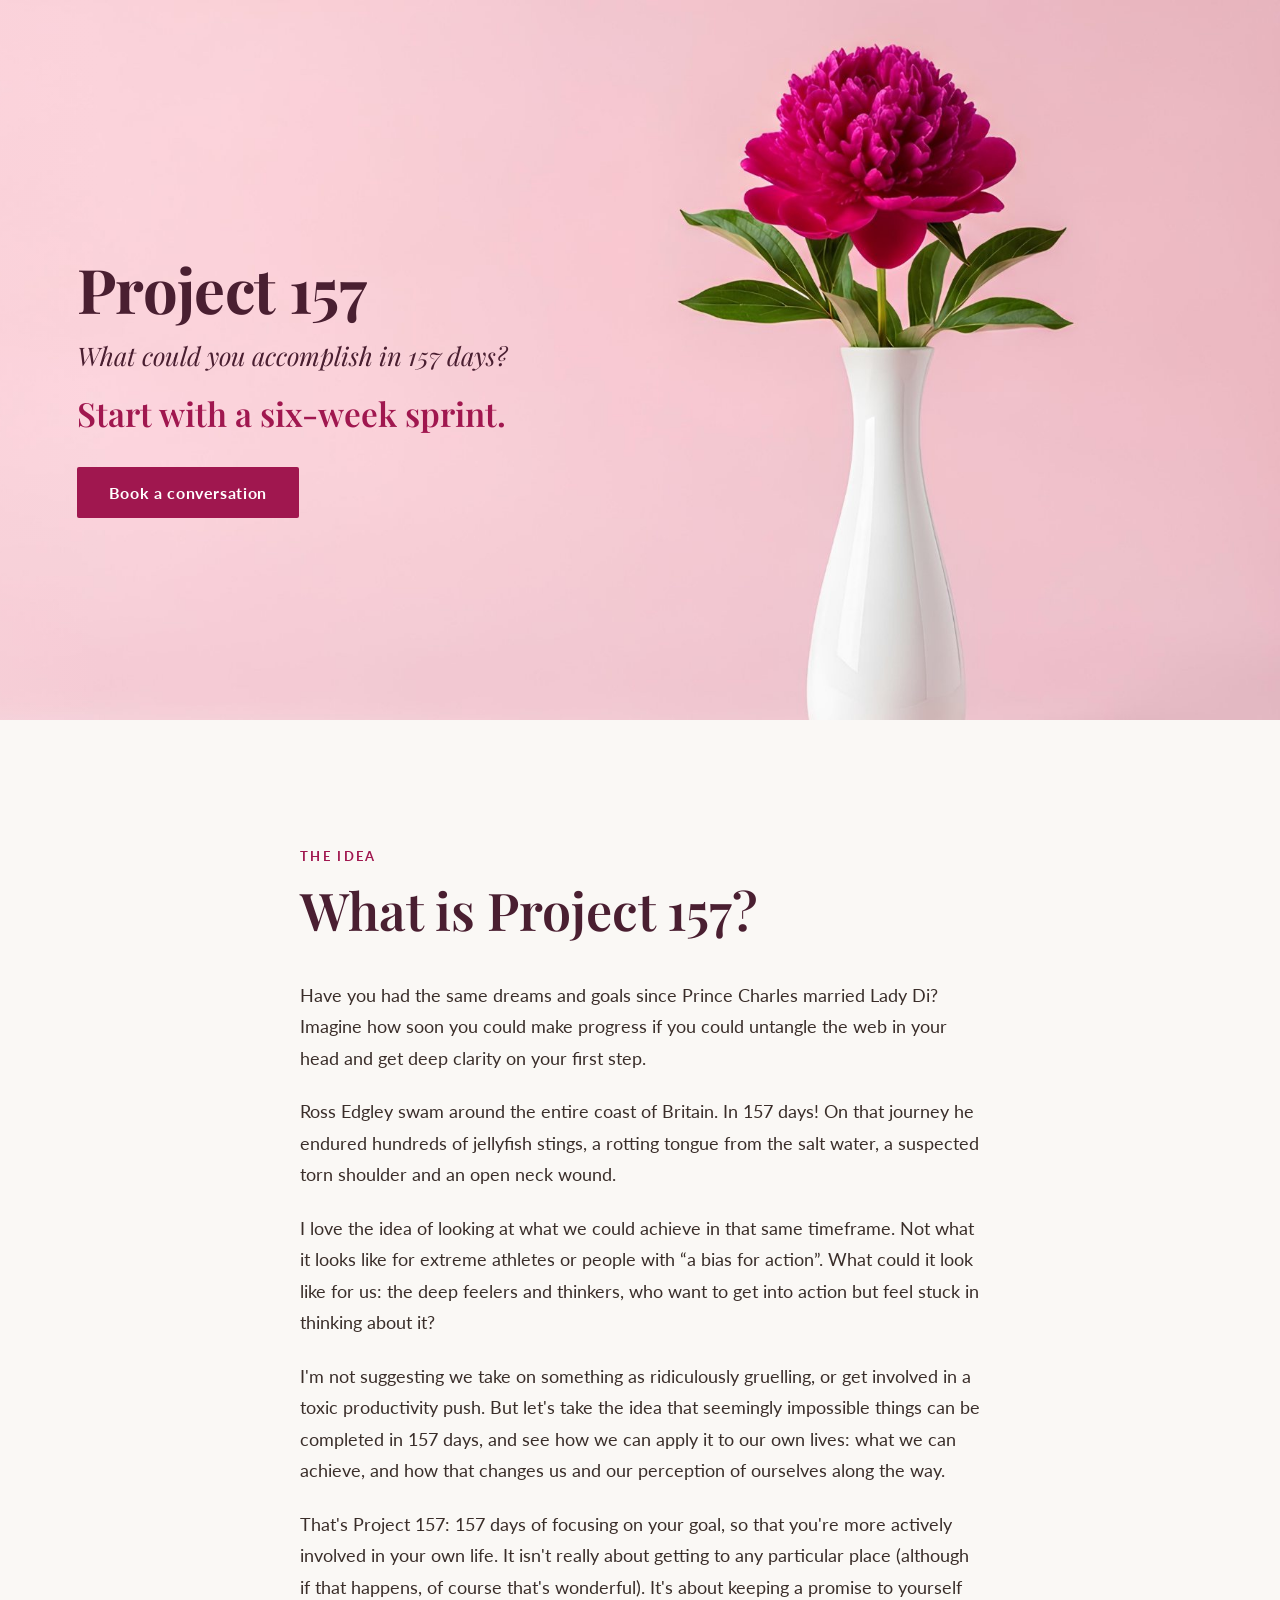
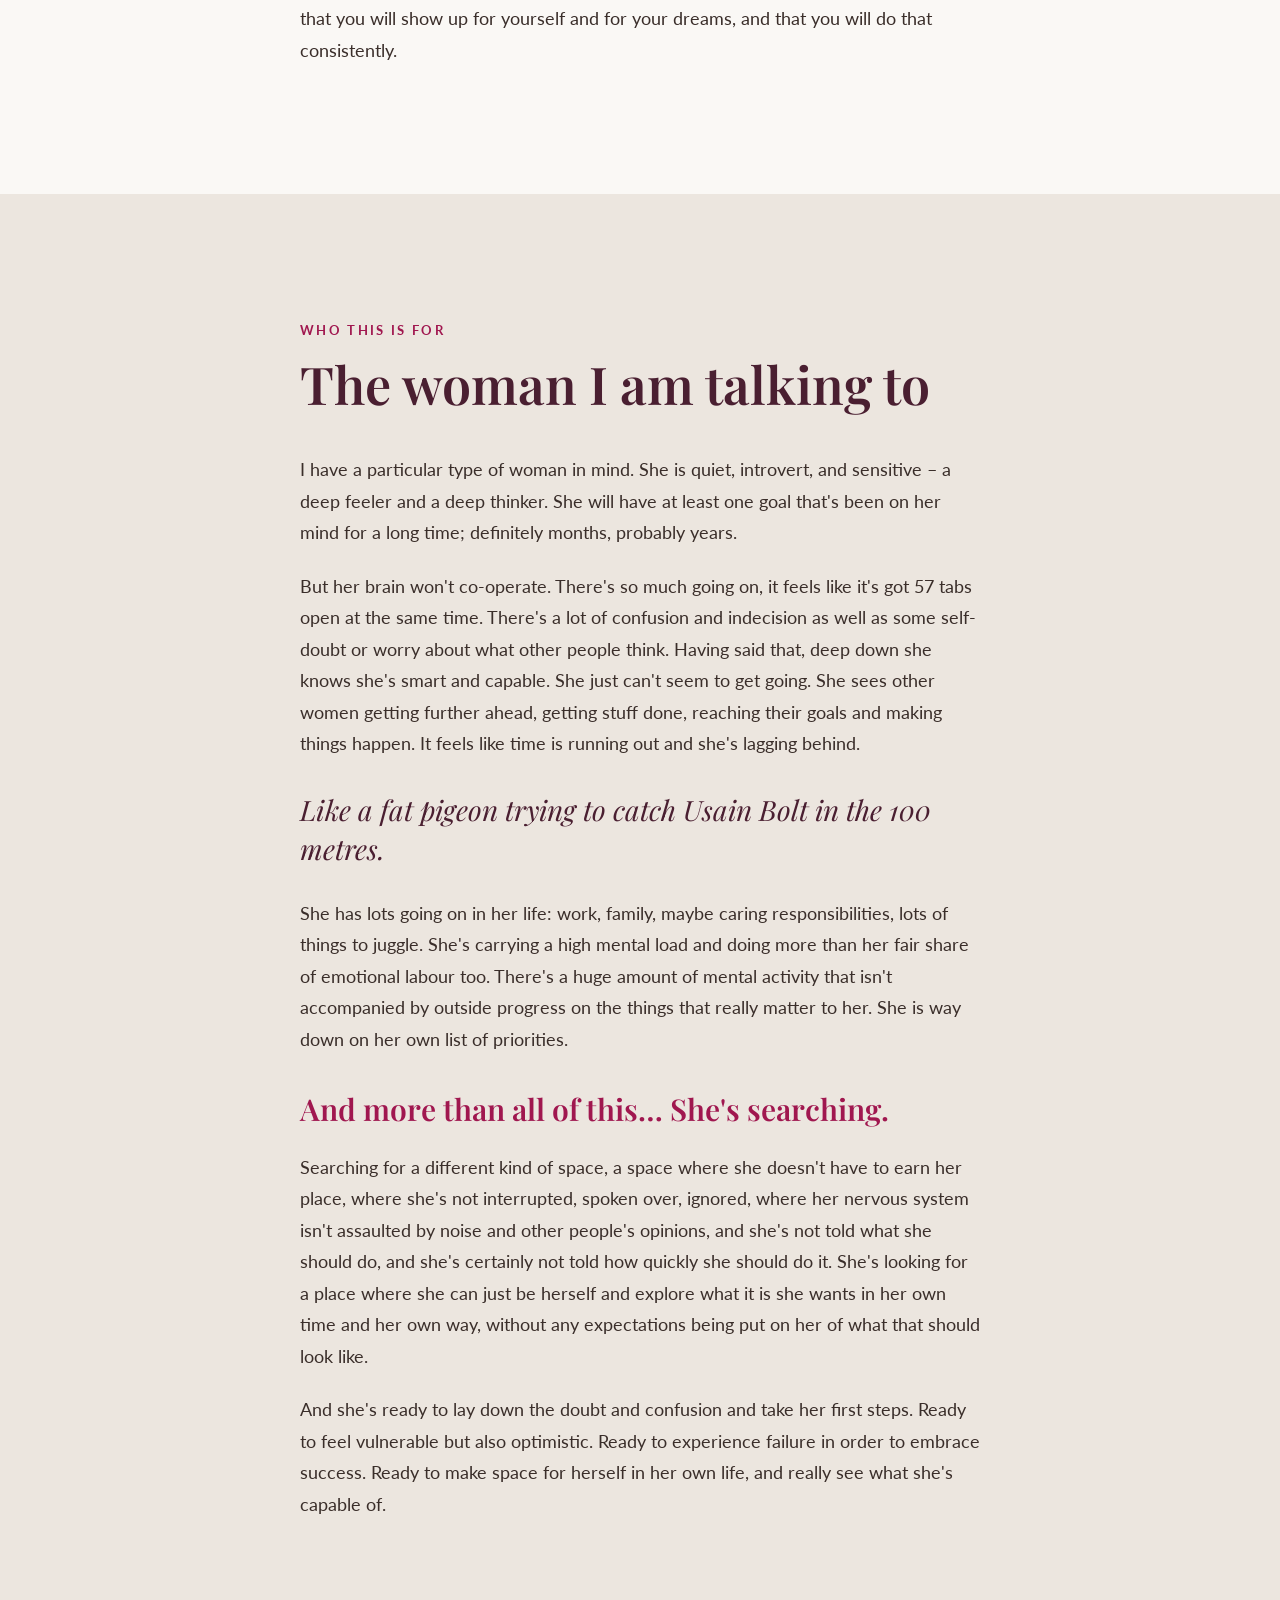
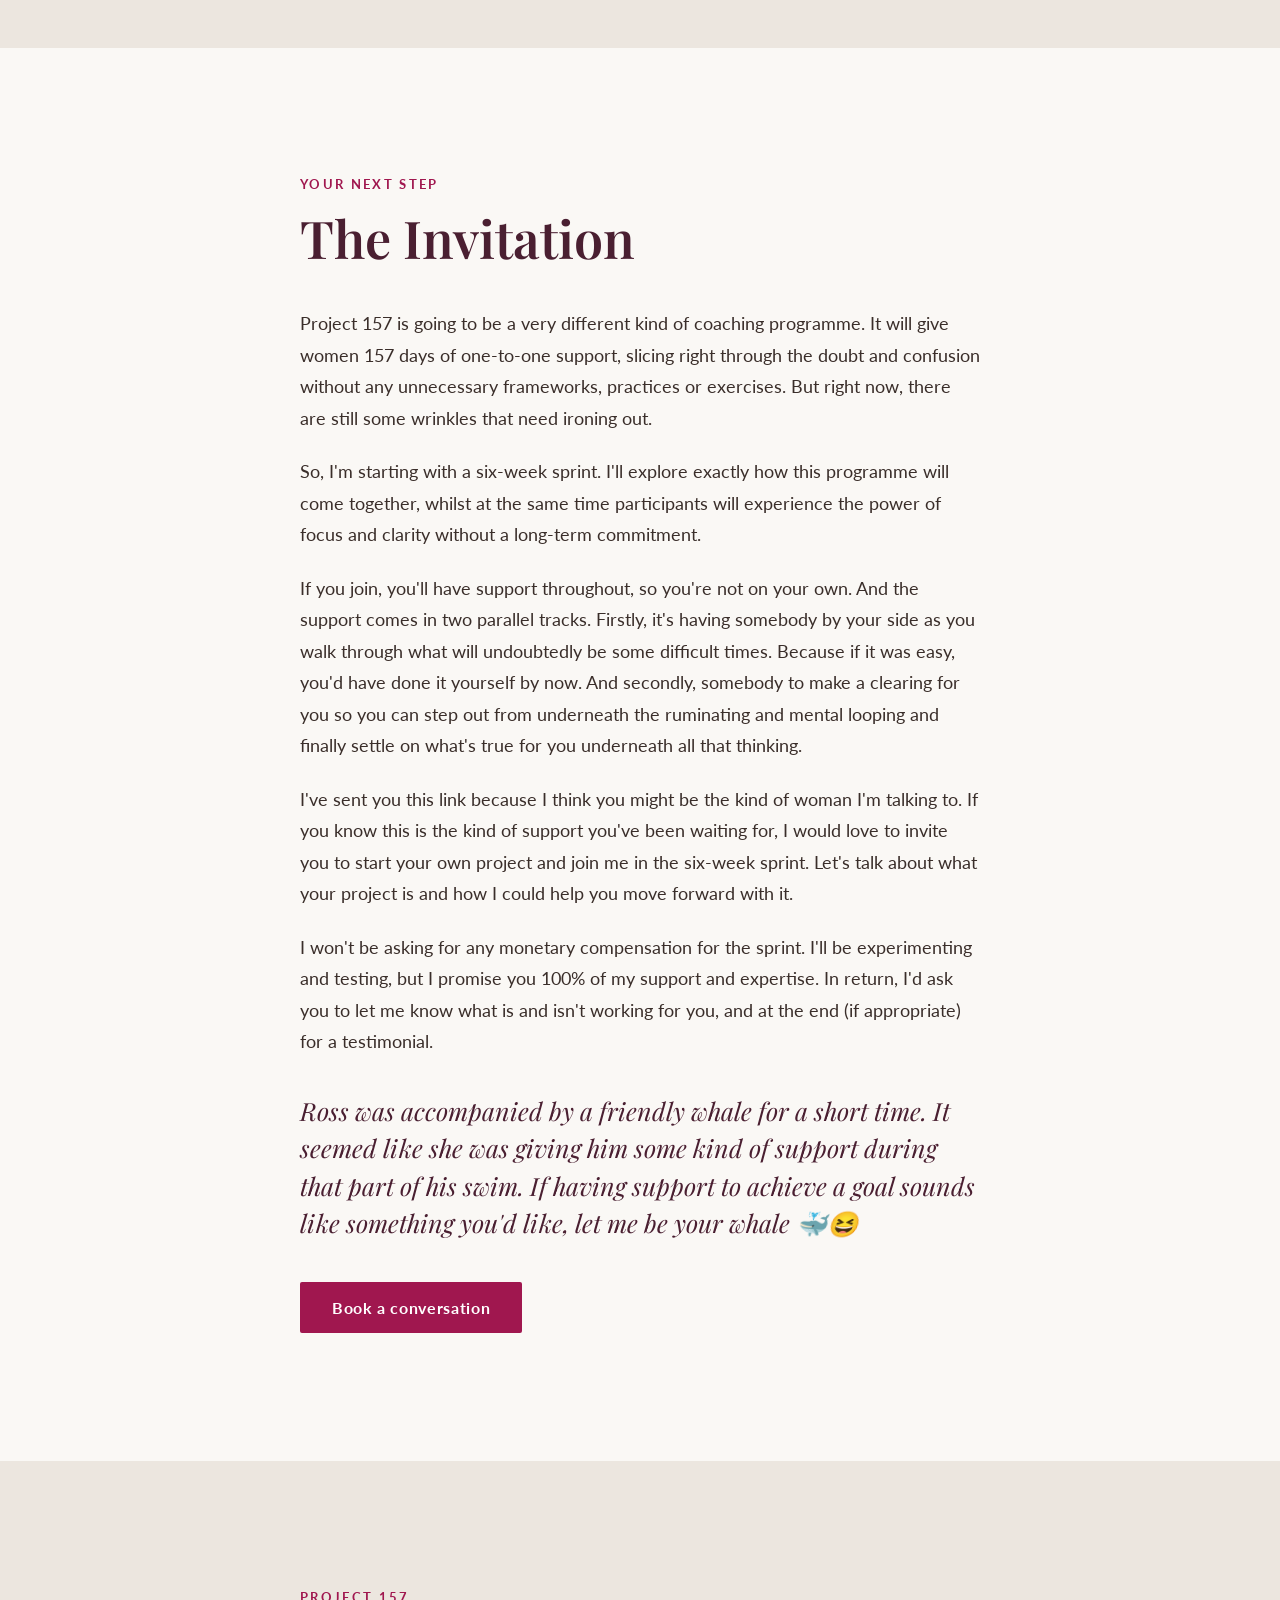
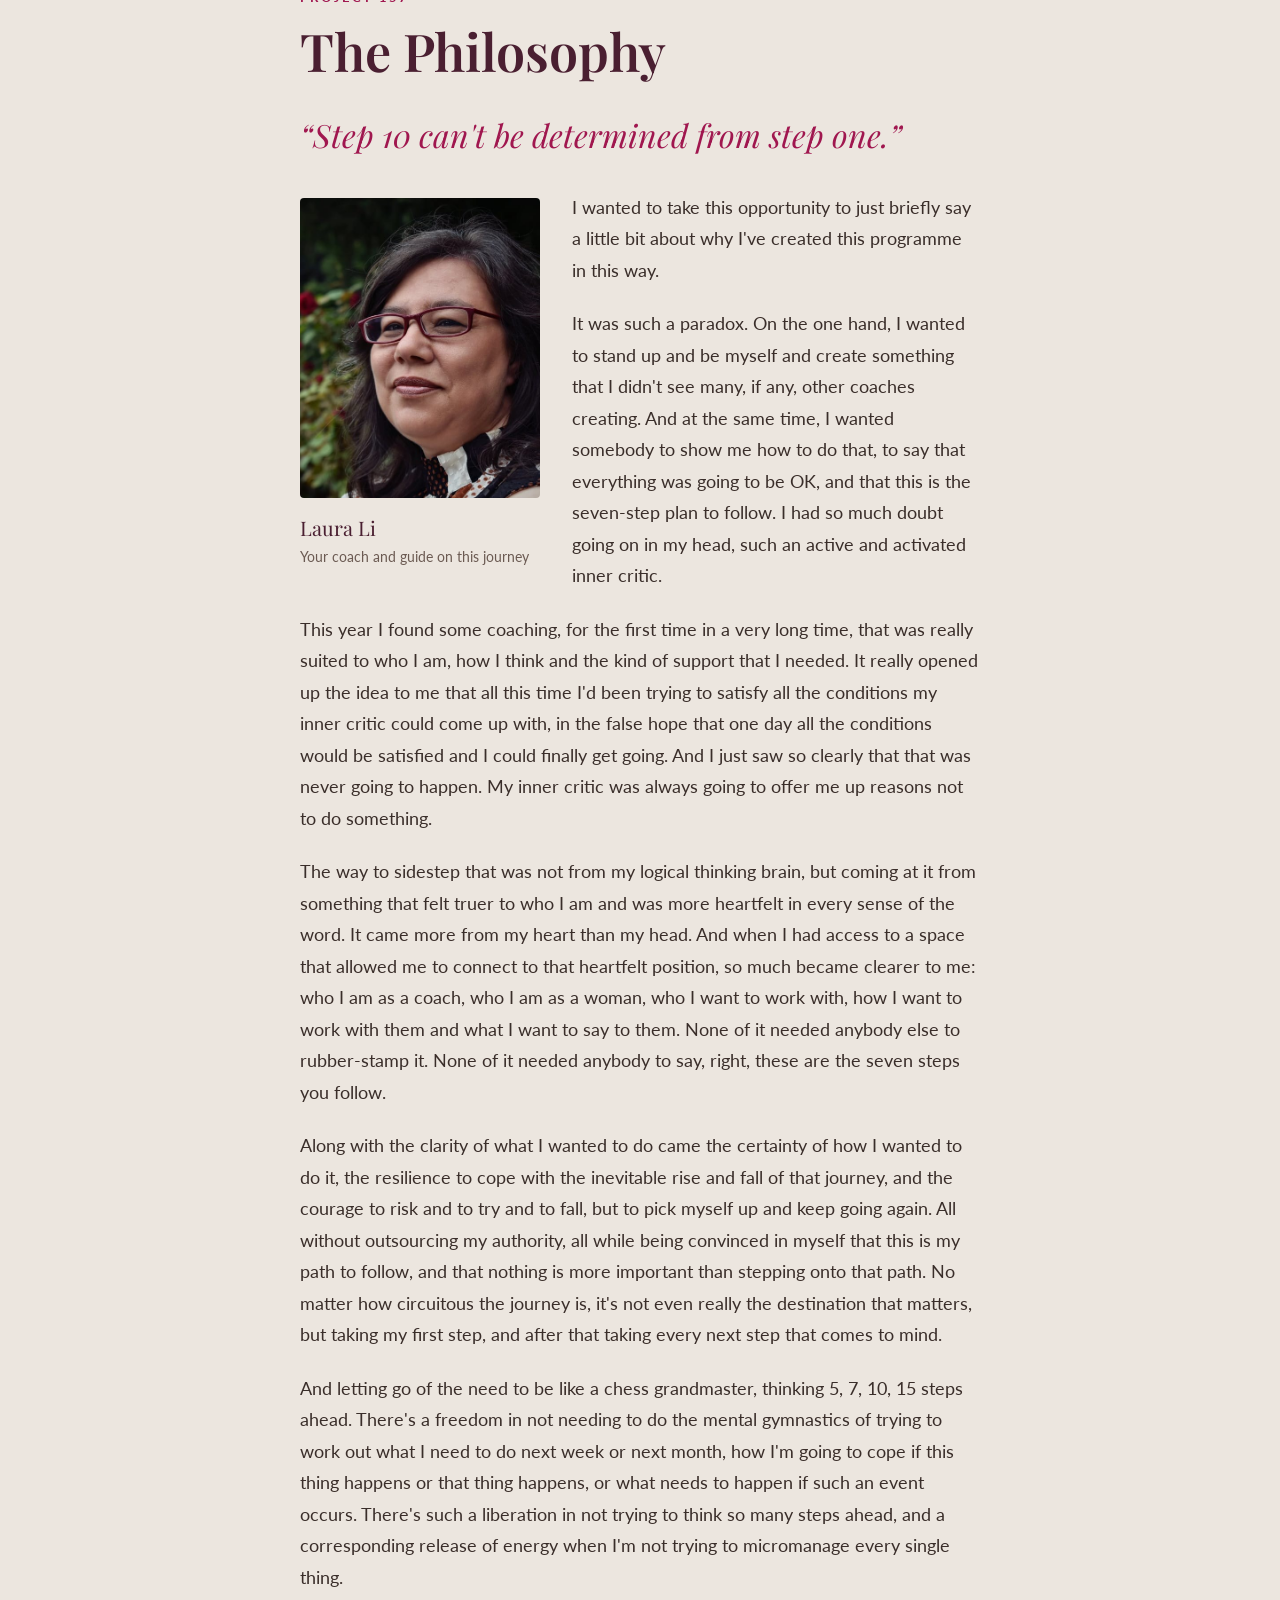
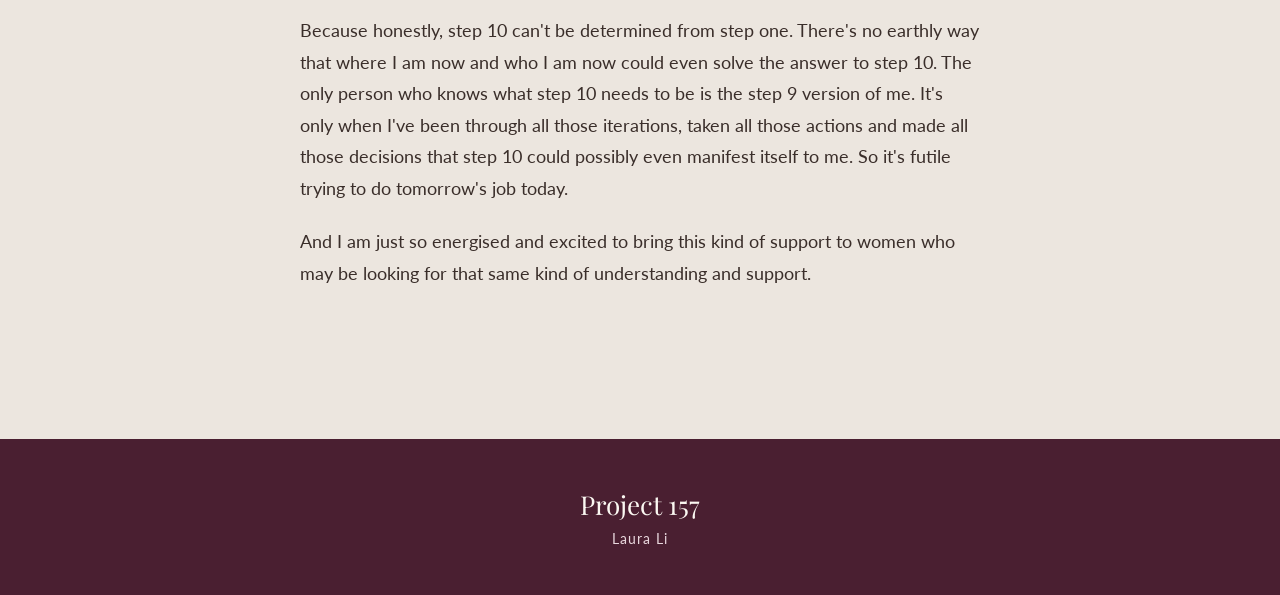
<file: index.html>
<!doctype html>
<html lang="en">
<head>
<meta charset="utf-8">
<meta name="viewport" content="width=device-width, initial-scale=1">
<title>Project 157 – Laura Li</title>
<meta name="description" content="What could you accomplish in 157 days? Start with a six-week sprint.">
<link rel="preconnect" href="https://fonts.googleapis.com">
<link rel="preconnect" href="https://fonts.gstatic.com" crossorigin>
<link href="https://fonts.googleapis.com/css2?family=Lato:wght@400;700&family=Playfair+Display:ital,wght@0,400;0,600;0,700;1,400;1,500&display=swap" rel="stylesheet">
<style>
*{box-sizing:border-box}
body{margin:0;background:#FAF8F5}
a{color:#A0174F}a:hover{color:#6E0F37}
p{margin:0}
.hero{position:relative;height:min(720px,calc(100vh - 24px));min-height:480px;display:flex;align-items:center;background:linear-gradient(to right,#FAD1D9 calc(100% - min(1440px,200vh - 48px)),rgba(250,209,217,0) calc(100% - min(1440px,200vh - 48px) + 260px)),url(/images/peony.jpg) no-repeat 100% 100%/auto 100%,#FAD1D9;overflow:hidden}
.hero-inner{width:100%;max-width:1280px;margin:0 auto;padding:0 clamp(24px,6vw,96px);box-sizing:border-box}
.hero-text{max-width:min(680px,54%);margin-top:56px;display:flex;flex-direction:column;align-items:flex-start;gap:20px}
.h-title{font-size:clamp(44px,4.8vw,72px)}
.h-sub{font-size:clamp(20px,2vw,28px);white-space:nowrap}
.h-sprint{font-size:clamp(26px,2.6vw,35px)}
.hero .btn{margin-top:12px}
.m-br{display:none}
.btn{display:inline-block;background:#A0174F;color:#FFFFFF;text-decoration:none;font-family:Lato,system-ui,sans-serif;font-weight:700;font-size:16px;letter-spacing:.04em;padding:16px 32px;border-radius:2px;min-height:44px;box-sizing:border-box}
.btn:hover{background:#7E1240;color:#FFFFFF}
@media (max-width:1000px){
.hero{height:auto;min-height:65vw;padding:9vw 0;box-sizing:border-box;background-color:#F2C5CE;background-image:linear-gradient(to right,#FAD1D9,#EAB7C0),url(/images/peony.jpg);background-size:100% calc(100% - 65vw + 2px),130vw auto;background-position:0 0,-9.15vw 100%;background-repeat:no-repeat}
.hero-inner{padding:0 0 0 6vw}
.hero-text{max-width:56vw;gap:2.6vw;margin-top:0}
.h-title{font-size:8.6vw}
.h-sub{font-size:min(3.9vw,28px);white-space:normal}
.h-sprint{font-size:min(4.1vw,26px);white-space:nowrap;margin-top:1.5vw}
.m-br{display:inline}
.hero .btn{margin-top:1.5vw;font-size:min(3.3vw,15px);padding:10px min(4vw,28px);min-height:0;letter-spacing:.02em}
}
.phil-text p{margin:0 0 22px}
.phil-pic{float:left;width:240px;margin:6px 32px 16px 0}
.phil-pic img{display:block;width:100%;aspect-ratio:4/5;object-fit:cover;object-position:60% 40%;border-radius:4px}
.phil-pic .cap-name{font-family:'Playfair Display',Georgia,serif;font-size:20px;color:#4A1F31;margin:12px 0 0}
.phil-pic .cap-sub{font-size:14px;line-height:1.4;color:#6B5A52;margin:2px 0 0}
@media (max-width:560px){.phil-pic{width:42%;margin:4px 18px 10px 0}.phil-pic .cap-name{font-size:17px}.phil-pic .cap-sub{font-size:12.5px}}
</style>
</head>
<body>
<div style="font-family: Lato, system-ui, sans-serif; color: #3A2E2A; background: #FAF8F5">

<header class="hero">
<div class="hero-inner">
<div class="hero-text">
<h1 class="h-title" style="margin: 0; font-family: 'Playfair Display', Georgia, serif; font-weight: 700; line-height: 1; letter-spacing: -0.01em; color: #4A1F31">Project 157</h1>
<p class="h-sub" style="font-family: 'Playfair Display', Georgia, serif; font-style: italic; line-height: 1.3; color: #4A1F31">What could you accomplish<br class="m-br"> in 157 days?</p>
<p class="h-sprint" style="font-family: 'Playfair Display', Georgia, serif; font-weight: 600; line-height: 1.3; color: #A0174F">Start with a six-week sprint.</p>
<a class="btn" href="https://tidycal.com/project157/project-157-six-week-sprint-discovery-call">Book a conversation</a>
</div>
</div>
</header>

<section style="background: #FAF8F5; padding: clamp(72px, 10vw, 128px) 24px">
<div style="max-width: 680px; margin: 0 auto">
<p style="font-size: 13px; font-weight: 700; letter-spacing: 0.18em; text-transform: uppercase; color: #A0174F; margin-bottom: 16px">The idea</p>
<h2 style="margin: 0 0 40px; font-family: 'Playfair Display', Georgia, serif; font-weight: 600; font-size: clamp(34px, 4.4vw, 52px); line-height: 1.15; color: #4A1F31">What is Project 157?</h2>
<div style="font-size: 18px; line-height: 1.75; display: flex; flex-direction: column; gap: 22px">
<p>Have you had the same dreams and goals since Prince Charles married Lady Di? Imagine how soon you could make progress if you could untangle the web in your head and get deep clarity on your first step.</p>
<p>Ross Edgley swam around the entire coast of Britain. In 157 days! On that journey he endured hundreds of jellyfish stings, a rotting tongue from the salt water, a suspected torn shoulder and an open neck wound.</p>
<p>I love the idea of looking at what we could achieve in that same timeframe. Not what it looks like for extreme athletes or people with “a bias for action”. What could it look like for us: the deep feelers and thinkers, who want to get into action but feel stuck in thinking about it?</p>
<p>I'm not suggesting we take on something as ridiculously gruelling, or get involved in a toxic productivity push. But let's take the idea that seemingly impossible things can be completed in 157 days, and see how we can apply it to our own lives: what we can achieve, and how that changes us and our perception of ourselves along the way.</p>
<p>That's Project 157: 157 days of focusing on your goal, so that you're more actively involved in your own life. It isn't really about getting to any particular place (although if that happens, of course that's wonderful). It's about keeping a promise to yourself that you will show up for yourself and for your dreams, and that you will do that consistently.</p>
</div>
</div>
</section>

<section style="background: #ECE6DF; padding: clamp(72px, 10vw, 128px) 24px">
<div style="max-width: 680px; margin: 0 auto">
<p style="font-size: 13px; font-weight: 700; letter-spacing: 0.18em; text-transform: uppercase; color: #A0174F; margin-bottom: 16px">Who this is for</p>
<h2 style="margin: 0 0 40px; font-family: 'Playfair Display', Georgia, serif; font-weight: 600; font-size: clamp(34px, 4.4vw, 52px); line-height: 1.15; color: #4A1F31">The woman I am talking to</h2>
<div style="font-size: 18px; line-height: 1.75; display: flex; flex-direction: column; gap: 22px">
<p>I have a particular type of woman in mind. She is quiet, introvert, and sensitive – a deep feeler and a deep thinker. She will have at least one goal that's been on her mind for a long time; definitely months, probably years.</p>
<p>But her brain won't co-operate. There's so much going on, it feels like it's got 57 tabs open at the same time. There's a lot of confusion and indecision as well as some self-doubt or worry about what other people think. Having said that, deep down she knows she's smart and capable. She just can't seem to get going. She sees other women getting further ahead, getting stuff done, reaching their goals and making things happen. It feels like time is running out and she's lagging behind.</p>
<p style="font-family: 'Playfair Display', Georgia, serif; font-style: italic; font-size: clamp(22px, 2.2vw, 28px); line-height: 1.4; color: #4A1F31; padding: 8px 0">Like a fat pigeon trying to catch Usain Bolt in the 100 metres.</p>
<p>She has lots going on in her life: work, family, maybe caring responsibilities, lots of things to juggle. She's carrying a high mental load and doing more than her fair share of emotional labour too. There's a huge amount of mental activity that isn't accompanied by outside progress on the things that really matter to her. She is way down on her own list of priorities.</p>
<p style="font-family: 'Playfair Display', Georgia, serif; font-weight: 600; font-size: clamp(24px, 2.4vw, 30px); line-height: 1.35; color: #A0174F; padding-top: 12px">And more than all of this… She's searching.</p>
<p>Searching for a different kind of space, a space where she doesn't have to earn her place, where she's not interrupted, spoken over, ignored, where her nervous system isn't assaulted by noise and other people's opinions, and she's not told what she should do, and she's certainly not told how quickly she should do it. She's looking for a place where she can just be herself and explore what it is she wants in her own time and her own way, without any expectations being put on her of what that should look like.</p>
<p>And she's ready to lay down the doubt and confusion and take her first steps. Ready to feel vulnerable but also optimistic. Ready to experience failure in order to embrace success. Ready to make space for herself in her own life, and really see what she's capable of.</p>
</div>
</div>
</section>

<section id="invitation" style="background: #FAF8F5; padding: clamp(72px, 10vw, 128px) 24px">
<div style="max-width: 680px; margin: 0 auto">
<p style="font-size: 13px; font-weight: 700; letter-spacing: 0.18em; text-transform: uppercase; color: #A0174F; margin-bottom: 16px">Your next step</p>
<h2 style="margin: 0 0 40px; font-family: 'Playfair Display', Georgia, serif; font-weight: 600; font-size: clamp(34px, 4.4vw, 52px); line-height: 1.15; color: #4A1F31">The Invitation</h2>
<div style="font-size: 18px; line-height: 1.75; display: flex; flex-direction: column; gap: 22px">
<p>Project 157 is going to be a very different kind of coaching programme. It will give women 157 days of one-to-one support, slicing right through the doubt and confusion without any unnecessary frameworks, practices or exercises. But right now, there are still some wrinkles that need ironing out.</p>
<p>So, I'm starting with a six-week sprint. I'll explore exactly how this programme will come together, whilst at the same time participants will experience the power of focus and clarity without a long-term commitment.</p>
<p>If you join, you'll have support throughout, so you're not on your own. And the support comes in two parallel tracks. Firstly, it's having somebody by your side as you walk through what will undoubtedly be some difficult times. Because if it was easy, you'd have done it yourself by now. And secondly, somebody to make a clearing for you so you can step out from underneath the ruminating and mental looping and finally settle on what's true for you underneath all that thinking.</p>
<p>I've sent you this link because I think you might be the kind of woman I'm talking to. If you know this is the kind of support you've been waiting for, I would love to invite you to start your own project and join me in the six-week sprint. Let's talk about what your project is and how I could help you move forward with it.</p>
<p>I won't be asking for any monetary compensation for the sprint. I'll be experimenting and testing, but I promise you 100% of my support and expertise. In return, I'd ask you to let me know what is and isn't working for you, and at the end (if appropriate) for a testimonial.</p>
<p style="font-family: 'Playfair Display', Georgia, serif; font-style: italic; font-size: clamp(21px, 2vw, 25px); line-height: 1.5; color: #4A1F31; padding-top: 12px">Ross was accompanied by a friendly whale for a short time. It seemed like she was giving him some kind of support during that part of his swim. If having support to achieve a goal sounds like something you'd like, let me be your whale 🐳😆</p>
</div>
<a class="btn" href="https://tidycal.com/project157/project-157-six-week-sprint-discovery-call" style="margin-top: 40px">Book a conversation</a>
</div>
</section>

<section style="background: #ECE6DF; padding: clamp(72px, 10vw, 128px) 24px">
<div style="max-width: 680px; margin: 0 auto">
<p style="font-size: 13px; font-weight: 700; letter-spacing: 0.18em; text-transform: uppercase; color: #A0174F; margin-bottom: 16px">Project 157</p>
<h2 style="margin: 0 0 32px; font-family: 'Playfair Display', Georgia, serif; font-weight: 600; font-size: clamp(34px, 4.4vw, 52px); line-height: 1.15; color: #4A1F31">The Philosophy</h2>
<p style="font-family: 'Playfair Display', Georgia, serif; font-style: italic; font-size: clamp(24px, 2.6vw, 32px); line-height: 1.35; color: #A0174F; margin-bottom: 36px">“Step 10 can't be determined from step one.”</p>
<div class="phil-text" style="font-size: 18px; line-height: 1.75">
<figure class="phil-pic">
<img src="/images/laura-rose-garden.jpg" alt="Laura Li in a rose garden">
<figcaption><p class="cap-name">Laura Li</p><p class="cap-sub">Your coach and guide on this journey</p></figcaption>
</figure>
<p>I wanted to take this opportunity to just briefly say a little bit about why I've created this programme in this way.</p>
<p>It was such a paradox. On the one hand, I wanted to stand up and be myself and create something that I didn't see many, if any, other coaches creating. And at the same time, I wanted somebody to show me how to do that, to say that everything was going to be OK, and that this is the seven-step plan to follow. I had so much doubt going on in my head, such an active and activated inner critic.</p>
<p>This year I found some coaching, for the first time in a very long time, that was really suited to who I am, how I think and the kind of support that I needed. It really opened up the idea to me that all this time I'd been trying to satisfy all the conditions my inner critic could come up with, in the false hope that one day all the conditions would be satisfied and I could finally get going. And I just saw so clearly that that was never going to happen. My inner critic was always going to offer me up reasons not to do something.</p>
<p>The way to sidestep that was not from my logical thinking brain, but coming at it from something that felt truer to who I am and was more heartfelt in every sense of the word. It came more from my heart than my head. And when I had access to a space that allowed me to connect to that heartfelt position, so much became clearer to me: who I am as a coach, who I am as a woman, who I want to work with, how I want to work with them and what I want to say to them. None of it needed anybody else to rubber-stamp it. None of it needed anybody to say, right, these are the seven steps you follow.</p>
<p>Along with the clarity of what I wanted to do came the certainty of how I wanted to do it, the resilience to cope with the inevitable rise and fall of that journey, and the courage to risk and to try and to fall, but to pick myself up and keep going again. All without outsourcing my authority, all while being convinced in myself that this is my path to follow, and that nothing is more important than stepping onto that path. No matter how circuitous the journey is, it's not even really the destination that matters, but taking my first step, and after that taking every next step that comes to mind.</p>
<p>And letting go of the need to be like a chess grandmaster, thinking 5, 7, 10, 15 steps ahead. There's a freedom in not needing to do the mental gymnastics of trying to work out what I need to do next week or next month, how I'm going to cope if this thing happens or that thing happens, or what needs to happen if such an event occurs. There's such a liberation in not trying to think so many steps ahead, and a corresponding release of energy when I'm not trying to micromanage every single thing.</p>
<p>Because honestly, step 10 can't be determined from step one. There's no earthly way that where I am now and who I am now could even solve the answer to step 10. The only person who knows what step 10 needs to be is the step 9 version of me. It's only when I've been through all those iterations, taken all those actions and made all those decisions that step 10 could possibly even manifest itself to me. So it's futile trying to do tomorrow's job today.</p>
<p>And I am just so energised and excited to bring this kind of support to women who may be looking for that same kind of understanding and support.</p>
<div style="clear: both"></div>
</div>
</div>
</section>

<footer style="background: #4A1F31; color: #FBF8F2; padding: 48px 24px; text-align: center">
<p style="font-family: 'Playfair Display', Georgia, serif; font-size: 26px">Project 157</p>
<p style="font-size: 14px; letter-spacing: 0.08em; margin-top: 8px; color: #E9D7DD">Laura Li</p>
</footer>

</body>
</html>
</file>
